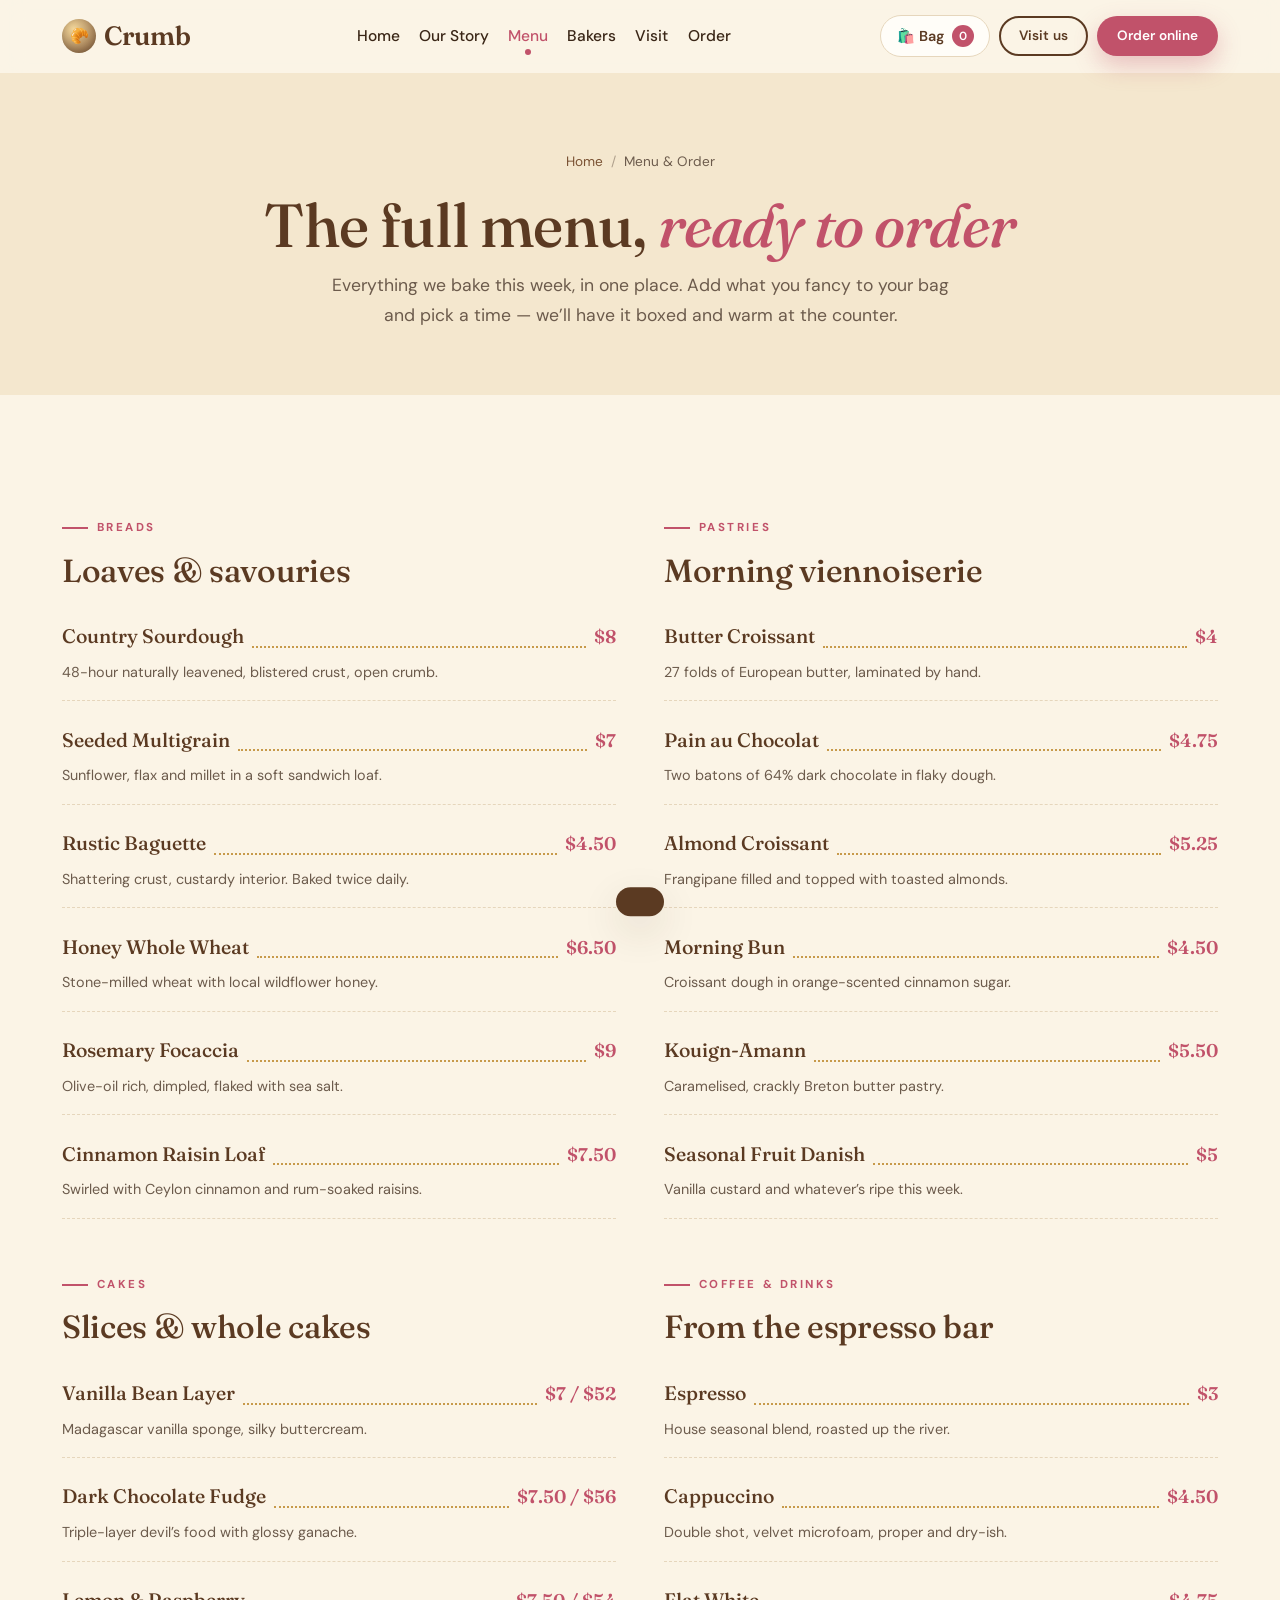
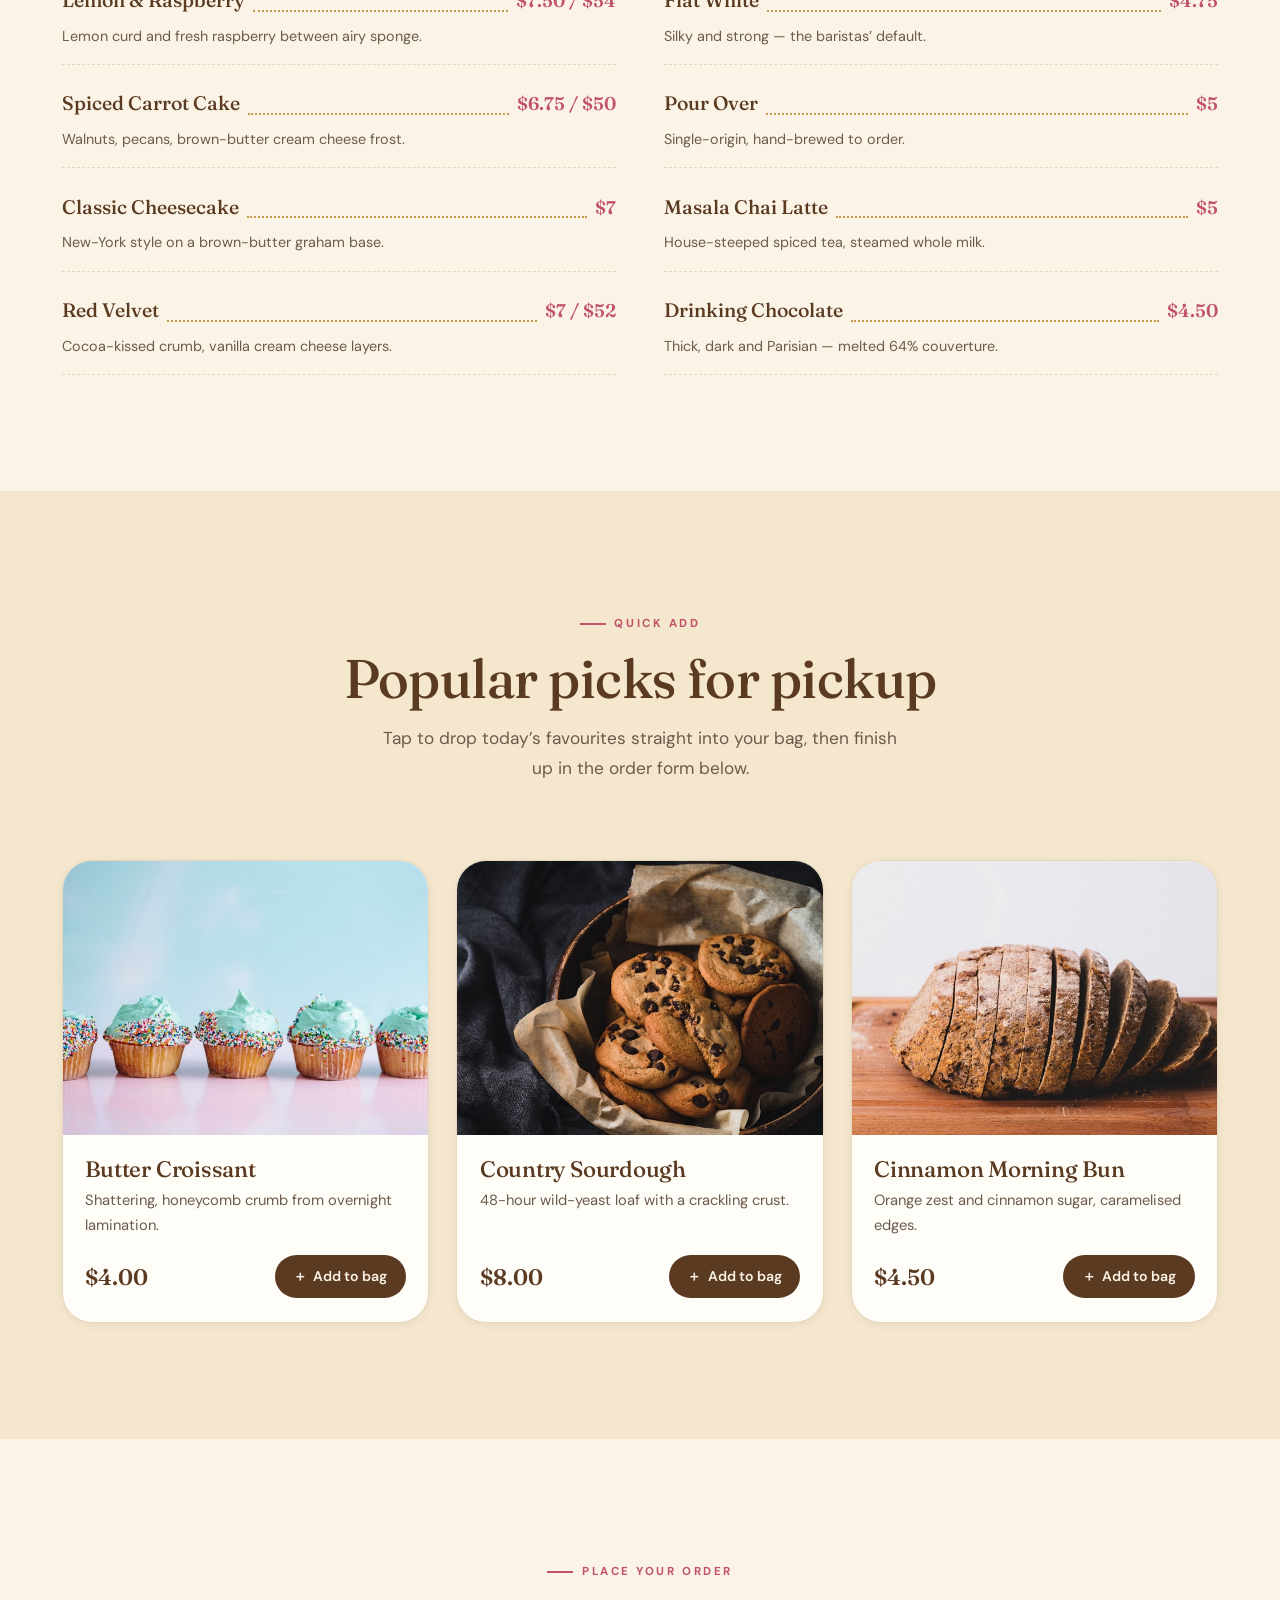
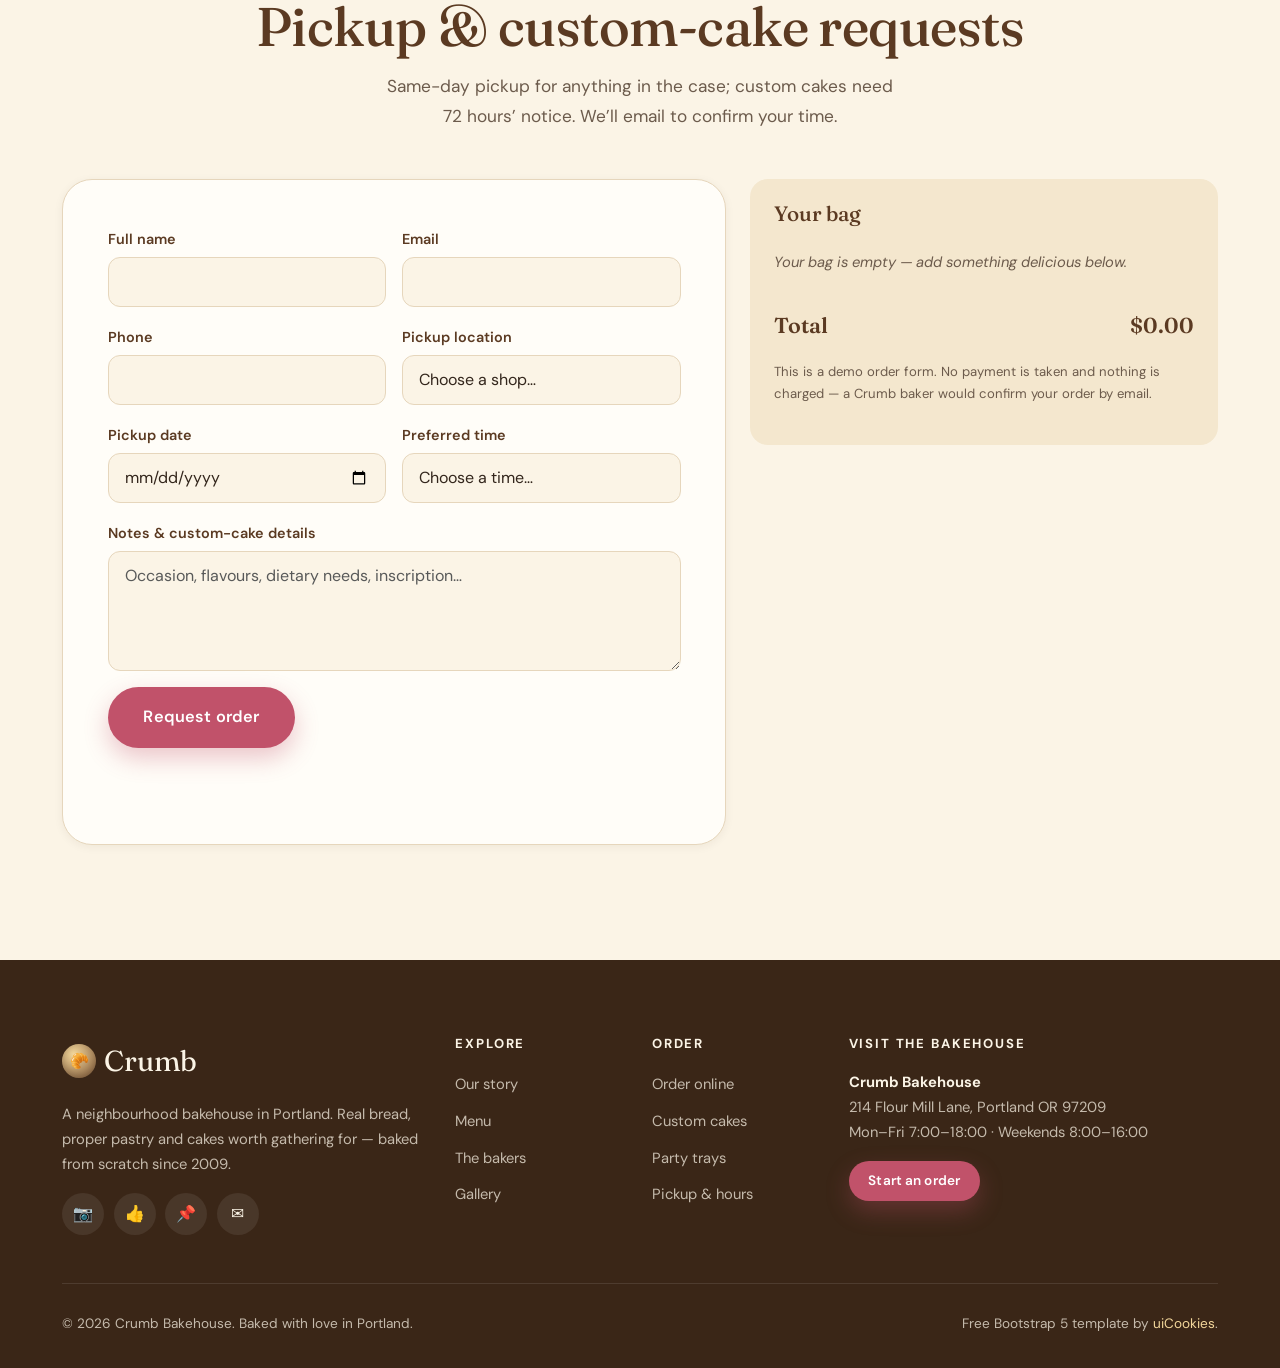
<file: menu.html>
<!DOCTYPE html>
<html lang="en">
<head>
  <script>document.documentElement.classList.add('js')</script>
  <meta charset="utf-8">
  <meta name="viewport" content="width=device-width, initial-scale=1">
  <title>Menu &amp; Order &mdash; Crumb Bakery | Free Bootstrap 5 Template</title>
  <meta name="description" content="Browse the full Crumb bakery menu — breads, pastries, cakes and coffee — and build a pickup or custom-cake order online. Free Bootstrap 5 template by uiCookies.">

  <link rel="preconnect" href="https://fonts.googleapis.com">
  <link rel="preconnect" href="https://fonts.gstatic.com" crossorigin>
  <link href="https://fonts.googleapis.com/css2?family=Fraunces:ital,opsz,wght@0,9..144,400;0,9..144,500;0,9..144,600;1,9..144,400;1,9..144,500&family=DM+Sans:ital,opsz,wght@0,9..40,400;0,9..40,500;0,9..40,700;1,9..40,400&display=swap" rel="stylesheet">

  <link rel="stylesheet" href="css/vendor/bootstrap.min.css">
  <link rel="stylesheet" href="css/style.css">
</head>
<body>
  <a class="skip-link" href="#main">Skip to content</a>

  <!-- ============ NAVBAR ============ -->
  <header>
    <nav class="site-nav navbar navbar-expand-lg" aria-label="Primary">
      <div class="container">
        <a class="navbar-brand" href="index.html">
          <span class="brand-mark" aria-hidden="true"></span> Crumb
        </a>
        <button class="navbar-toggler" type="button" data-bs-toggle="collapse" data-bs-target="#primary-nav"
                aria-controls="primary-nav" aria-expanded="false" aria-label="Toggle navigation">
          <span class="bar"></span><span class="bar"></span><span class="bar"></span>
        </button>
        <div class="collapse navbar-collapse" id="primary-nav">
          <ul class="navbar-nav mx-lg-auto mb-2 mb-lg-0">
            <li class="nav-item"><a class="nav-link" href="index.html#home">Home</a></li>
            <li class="nav-item"><a class="nav-link" href="index.html#story">Our Story</a></li>
            <li class="nav-item"><a class="nav-link" href="#full-menu">Menu</a></li>
            <li class="nav-item"><a class="nav-link" href="index.html#bakers">Bakers</a></li>
            <li class="nav-item"><a class="nav-link" href="index.html#visit">Visit</a></li>
            <li class="nav-item"><a class="nav-link active" href="#order">Order</a></li>
          </ul>
          <div class="nav-actions">
            <a href="#order" class="bag-pill" aria-label="View your bag">
              🛍️ Bag <span class="bag-count" aria-hidden="true">0</span>
            </a>
            <a href="index.html#visit" class="btn btn-outline-crust btn-sm">Visit us</a>
            <a href="#order" class="btn btn-berry btn-sm">Order online</a>
          </div>
        </div>
      </div>
    </nav>
  </header>

  <main id="main">

    <!-- ============ PAGE HERO ============ -->
    <section class="page-hero">
      <div class="container">
        <nav class="breadcrumb-crumb" aria-label="Breadcrumb">
          <a href="index.html">Home</a><span class="sep" aria-hidden="true">/</span><span>Menu &amp; Order</span>
        </nav>
        <h1>The full menu, <em>ready to order</em></h1>
        <p>Everything we bake this week, in one place. Add what you fancy to your bag and pick a time &mdash; we&rsquo;ll have it boxed and warm at the counter.</p>
      </div>
    </section>

    <!-- ============ FULL MENU ============ -->
    <section class="section" id="full-menu">
      <div class="container">
        <div class="row g-5">
          <!-- Breads -->
          <div class="col-lg-6 reveal">
            <span class="eyebrow">Breads</span>
            <h2 class="section-title" style="font-size:2rem">Loaves &amp; savouries</h2>
            <div class="menu-list" style="grid-template-columns:1fr">
              <div class="menu-item">
                <span class="mi-name">Country Sourdough</span><span class="mi-lead" aria-hidden="true"></span><span class="mi-price">$8</span>
                <span class="mi-desc">48-hour naturally leavened, blistered crust, open crumb.</span>
              </div>
              <div class="menu-item">
                <span class="mi-name">Seeded Multigrain</span><span class="mi-lead" aria-hidden="true"></span><span class="mi-price">$7</span>
                <span class="mi-desc">Sunflower, flax and millet in a soft sandwich loaf.</span>
              </div>
              <div class="menu-item">
                <span class="mi-name">Rustic Baguette</span><span class="mi-lead" aria-hidden="true"></span><span class="mi-price">$4.50</span>
                <span class="mi-desc">Shattering crust, custardy interior. Baked twice daily.</span>
              </div>
              <div class="menu-item">
                <span class="mi-name">Honey Whole Wheat</span><span class="mi-lead" aria-hidden="true"></span><span class="mi-price">$6.50</span>
                <span class="mi-desc">Stone-milled wheat with local wildflower honey.</span>
              </div>
              <div class="menu-item">
                <span class="mi-name">Rosemary Focaccia</span><span class="mi-lead" aria-hidden="true"></span><span class="mi-price">$9</span>
                <span class="mi-desc">Olive-oil rich, dimpled, flaked with sea salt.</span>
              </div>
              <div class="menu-item">
                <span class="mi-name">Cinnamon Raisin Loaf</span><span class="mi-lead" aria-hidden="true"></span><span class="mi-price">$7.50</span>
                <span class="mi-desc">Swirled with Ceylon cinnamon and rum-soaked raisins.</span>
              </div>
            </div>
          </div>

          <!-- Pastries -->
          <div class="col-lg-6 reveal d1">
            <span class="eyebrow">Pastries</span>
            <h2 class="section-title" style="font-size:2rem">Morning viennoiserie</h2>
            <div class="menu-list" style="grid-template-columns:1fr">
              <div class="menu-item">
                <span class="mi-name">Butter Croissant</span><span class="mi-lead" aria-hidden="true"></span><span class="mi-price">$4</span>
                <span class="mi-desc">27 folds of European butter, laminated by hand.</span>
              </div>
              <div class="menu-item">
                <span class="mi-name">Pain au Chocolat</span><span class="mi-lead" aria-hidden="true"></span><span class="mi-price">$4.75</span>
                <span class="mi-desc">Two batons of 64% dark chocolate in flaky dough.</span>
              </div>
              <div class="menu-item">
                <span class="mi-name">Almond Croissant</span><span class="mi-lead" aria-hidden="true"></span><span class="mi-price">$5.25</span>
                <span class="mi-desc">Frangipane filled and topped with toasted almonds.</span>
              </div>
              <div class="menu-item">
                <span class="mi-name">Morning Bun</span><span class="mi-lead" aria-hidden="true"></span><span class="mi-price">$4.50</span>
                <span class="mi-desc">Croissant dough in orange-scented cinnamon sugar.</span>
              </div>
              <div class="menu-item">
                <span class="mi-name">Kouign-Amann</span><span class="mi-lead" aria-hidden="true"></span><span class="mi-price">$5.50</span>
                <span class="mi-desc">Caramelised, crackly Breton butter pastry.</span>
              </div>
              <div class="menu-item">
                <span class="mi-name">Seasonal Fruit Danish</span><span class="mi-lead" aria-hidden="true"></span><span class="mi-price">$5</span>
                <span class="mi-desc">Vanilla custard and whatever&rsquo;s ripe this week.</span>
              </div>
            </div>
          </div>

          <!-- Cakes -->
          <div class="col-lg-6 reveal">
            <span class="eyebrow">Cakes</span>
            <h2 class="section-title" style="font-size:2rem">Slices &amp; whole cakes</h2>
            <div class="menu-list" style="grid-template-columns:1fr">
              <div class="menu-item">
                <span class="mi-name">Vanilla Bean Layer</span><span class="mi-lead" aria-hidden="true"></span><span class="mi-price">$7 / $52</span>
                <span class="mi-desc">Madagascar vanilla sponge, silky buttercream.</span>
              </div>
              <div class="menu-item">
                <span class="mi-name">Dark Chocolate Fudge</span><span class="mi-lead" aria-hidden="true"></span><span class="mi-price">$7.50 / $56</span>
                <span class="mi-desc">Triple-layer devil&rsquo;s food with glossy ganache.</span>
              </div>
              <div class="menu-item">
                <span class="mi-name">Lemon &amp; Raspberry</span><span class="mi-lead" aria-hidden="true"></span><span class="mi-price">$7.50 / $54</span>
                <span class="mi-desc">Lemon curd and fresh raspberry between airy sponge.</span>
              </div>
              <div class="menu-item">
                <span class="mi-name">Spiced Carrot Cake</span><span class="mi-lead" aria-hidden="true"></span><span class="mi-price">$6.75 / $50</span>
                <span class="mi-desc">Walnuts, pecans, brown-butter cream cheese frost.</span>
              </div>
              <div class="menu-item">
                <span class="mi-name">Classic Cheesecake</span><span class="mi-lead" aria-hidden="true"></span><span class="mi-price">$7</span>
                <span class="mi-desc">New-York style on a brown-butter graham base.</span>
              </div>
              <div class="menu-item">
                <span class="mi-name">Red Velvet</span><span class="mi-lead" aria-hidden="true"></span><span class="mi-price">$7 / $52</span>
                <span class="mi-desc">Cocoa-kissed crumb, vanilla cream cheese layers.</span>
              </div>
            </div>
          </div>

          <!-- Coffee -->
          <div class="col-lg-6 reveal d1">
            <span class="eyebrow">Coffee &amp; drinks</span>
            <h2 class="section-title" style="font-size:2rem">From the espresso bar</h2>
            <div class="menu-list" style="grid-template-columns:1fr">
              <div class="menu-item">
                <span class="mi-name">Espresso</span><span class="mi-lead" aria-hidden="true"></span><span class="mi-price">$3</span>
                <span class="mi-desc">House seasonal blend, roasted up the river.</span>
              </div>
              <div class="menu-item">
                <span class="mi-name">Cappuccino</span><span class="mi-lead" aria-hidden="true"></span><span class="mi-price">$4.50</span>
                <span class="mi-desc">Double shot, velvet microfoam, proper and dry-ish.</span>
              </div>
              <div class="menu-item">
                <span class="mi-name">Flat White</span><span class="mi-lead" aria-hidden="true"></span><span class="mi-price">$4.75</span>
                <span class="mi-desc">Silky and strong &mdash; the baristas&rsquo; default.</span>
              </div>
              <div class="menu-item">
                <span class="mi-name">Pour Over</span><span class="mi-lead" aria-hidden="true"></span><span class="mi-price">$5</span>
                <span class="mi-desc">Single-origin, hand-brewed to order.</span>
              </div>
              <div class="menu-item">
                <span class="mi-name">Masala Chai Latte</span><span class="mi-lead" aria-hidden="true"></span><span class="mi-price">$5</span>
                <span class="mi-desc">House-steeped spiced tea, steamed whole milk.</span>
              </div>
              <div class="menu-item">
                <span class="mi-name">Drinking Chocolate</span><span class="mi-lead" aria-hidden="true"></span><span class="mi-price">$4.50</span>
                <span class="mi-desc">Thick, dark and Parisian &mdash; melted 64% couverture.</span>
              </div>
            </div>
          </div>
        </div>
      </div>
    </section>

    <!-- ============ QUICK ADD ============ -->
    <section class="section products" id="quick-add">
      <div class="container">
        <div class="text-center reveal">
          <span class="eyebrow center">Quick add</span>
          <h2 class="section-title">Popular picks for pickup</h2>
          <p class="lead-muted center mx-auto">Tap to drop today&rsquo;s favourites straight into your bag, then finish up in the order form below.</p>
        </div>
        <div class="product-grid mt-section">
          <article class="product-card reveal">
            <div class="pc-media"><img src="img/product-croissant.jpg" width="640" height="480" loading="lazy" alt="A flaky golden butter croissant"></div>
            <div class="pc-body">
              <h3>Butter Croissant</h3>
              <p class="pc-desc">Shattering, honeycomb crumb from overnight lamination.</p>
              <div class="pc-foot">
                <span class="pc-price">$4.00</span>
                <button class="add-btn menu-add" data-id="croissant" data-name="Butter Croissant" data-price="4"><span aria-hidden="true">＋</span> <span class="add-label">Add to bag</span></button>
              </div>
            </div>
          </article>
          <article class="product-card reveal d1">
            <div class="pc-media"><img src="img/product-sourdough.jpg" width="640" height="480" loading="lazy" alt="A round country sourdough loaf"></div>
            <div class="pc-body">
              <h3>Country Sourdough</h3>
              <p class="pc-desc">48-hour wild-yeast loaf with a crackling crust.</p>
              <div class="pc-foot">
                <span class="pc-price">$8.00</span>
                <button class="add-btn menu-add" data-id="sourdough" data-name="Country Sourdough" data-price="8"><span aria-hidden="true">＋</span> <span class="add-label">Add to bag</span></button>
              </div>
            </div>
          </article>
          <article class="product-card reveal d2">
            <div class="pc-media"><img src="img/product-morning-bun.jpg" width="640" height="480" loading="lazy" alt="A cinnamon-sugar morning bun"></div>
            <div class="pc-body">
              <h3>Cinnamon Morning Bun</h3>
              <p class="pc-desc">Orange zest and cinnamon sugar, caramelised edges.</p>
              <div class="pc-foot">
                <span class="pc-price">$4.50</span>
                <button class="add-btn menu-add" data-id="morning-bun" data-name="Cinnamon Morning Bun" data-price="4.5"><span aria-hidden="true">＋</span> <span class="add-label">Add to bag</span></button>
              </div>
            </div>
          </article>
        </div>
      </div>
    </section>

    <!-- ============ ORDER FORM ============ -->
    <section class="section" id="order">
      <div class="container">
        <div class="text-center reveal">
          <span class="eyebrow center">Place your order</span>
          <h2 class="section-title">Pickup &amp; custom-cake requests</h2>
          <p class="lead-muted center mx-auto">Same-day pickup for anything in the case; custom cakes need 72 hours&rsquo; notice. We&rsquo;ll email to confirm your time.</p>
        </div>

        <div class="row g-4 mt-4">
          <div class="col-lg-7 reveal">
            <form class="order-form" id="order-form" novalidate>
              <div class="row g-3">
                <div class="col-md-6">
                  <label class="form-label" for="of-name">Full name</label>
                  <input type="text" class="form-control" id="of-name" name="name" required autocomplete="name">
                </div>
                <div class="col-md-6">
                  <label class="form-label" for="of-email">Email</label>
                  <input type="email" class="form-control" id="of-email" name="email" required autocomplete="email">
                </div>
                <div class="col-md-6">
                  <label class="form-label" for="of-phone">Phone</label>
                  <input type="tel" class="form-control" id="of-phone" name="phone" autocomplete="tel">
                </div>
                <div class="col-md-6">
                  <label class="form-label" for="of-location">Pickup location</label>
                  <select class="form-select" id="of-location" name="location" required>
                    <option value="">Choose a shop&hellip;</option>
                    <option>Crumb Bakehouse &mdash; Mill District</option>
                    <option>Crumb Corner Café &mdash; Riverside</option>
                  </select>
                </div>
                <div class="col-md-6">
                  <label class="form-label" for="of-date">Pickup date</label>
                  <input type="date" class="form-control" id="of-date" name="date" required>
                </div>
                <div class="col-md-6">
                  <label class="form-label" for="of-time">Preferred time</label>
                  <select class="form-select" id="of-time" name="time" required>
                    <option value="">Choose a time&hellip;</option>
                    <option>Morning (7:00 &ndash; 10:00)</option>
                    <option>Midday (10:00 &ndash; 13:00)</option>
                    <option>Afternoon (13:00 &ndash; 16:00)</option>
                  </select>
                </div>
                <div class="col-12">
                  <label class="form-label" for="of-notes">Notes &amp; custom-cake details</label>
                  <textarea class="form-control" id="of-notes" name="notes" placeholder="Occasion, flavours, dietary needs, inscription&hellip;"></textarea>
                </div>
                <div class="col-12">
                  <button type="submit" class="btn btn-berry btn-lg">Request order</button>
                  <p class="news-msg" id="order-result" role="status" aria-live="polite"></p>
                </div>
              </div>
            </form>
          </div>

          <div class="col-lg-5 reveal d1">
            <div class="order-summary">
              <h3>Your bag</h3>
              <ul class="order-lines" id="order-lines">
                <li class="empty">Your bag is empty — add something delicious above.</li>
              </ul>
              <div class="order-total"><span>Total</span><span id="order-total-val">$0.00</span></div>
              <p style="font-size:.82rem;color:var(--ink-soft);margin-top:1rem">This is a demo order form. No payment is taken and nothing is charged &mdash; a Crumb baker would confirm your order by email.</p>
            </div>
          </div>
        </div>
      </div>
    </section>

  </main>

  <!-- ============ FOOTER ============ -->
  <footer class="site-footer">
    <div class="container">
      <div class="row g-4">
        <div class="col-lg-4 col-md-6">
          <span class="footer-brand"><span class="brand-mark" aria-hidden="true"></span> Crumb</span>
          <p>A neighbourhood bakehouse in Portland. Real bread, proper pastry and cakes worth gathering for &mdash; baked from scratch since 2009.</p>
          <div class="footer-social">
            <a href="index.html#gallery" aria-label="Crumb on Instagram">📷</a>
            <a href="index.html#gallery" aria-label="Crumb on Facebook">👍</a>
            <a href="index.html#gallery" aria-label="Crumb on Pinterest">📌</a>
            <a href="index.html#newsletter" aria-label="Crumb newsletter">✉️</a>
          </div>
        </div>
        <div class="col-lg-2 col-md-6 col-6">
          <h4>Explore</h4>
          <ul class="footer-links">
            <li><a href="index.html#story">Our story</a></li>
            <li><a href="#full-menu">Menu</a></li>
            <li><a href="index.html#bakers">The bakers</a></li>
            <li><a href="index.html#gallery">Gallery</a></li>
          </ul>
        </div>
        <div class="col-lg-2 col-md-6 col-6">
          <h4>Order</h4>
          <ul class="footer-links">
            <li><a href="#order">Order online</a></li>
            <li><a href="#order">Custom cakes</a></li>
            <li><a href="#order">Party trays</a></li>
            <li><a href="index.html#visit">Pickup &amp; hours</a></li>
          </ul>
        </div>
        <div class="col-lg-4 col-md-6">
          <h4>Visit the bakehouse</h4>
          <p><strong style="color:var(--cream)">Crumb Bakehouse</strong><br>214 Flour Mill Lane, Portland OR 97209<br>Mon&ndash;Fri 7:00&ndash;18:00 · Weekends 8:00&ndash;16:00</p>
          <p><a href="#order" class="btn btn-berry btn-sm">Start an order</a></p>
        </div>
      </div>
      <div class="footer-bottom">
        <span>&copy; 2026 Crumb Bakehouse. Baked with love in Portland.</span>
        <span>Free Bootstrap 5 template by <a href="https://uicookies.com/" target="_blank" rel="noopener">uiCookies</a>.</span>
      </div>
    </div>
  </footer>

  <!-- Toast -->
  <div class="toast-note" id="toast" role="status" aria-live="polite"></div>

  <script src="js/vendor/bootstrap.bundle.min.js"></script>
  <script src="js/main.js"></script>
</body>
</html>
</file>
<file: css/style.css>
/* progressive enhancement: reveal content visible without JS */
html:not(.js) .reveal,html:not(.js) [class*="reveal"]{opacity:1!important;transform:none!important;filter:none!important}

/* ============================================================
   Crumb — Artisan Bakery & Patisserie Template
   Custom design layer over Bootstrap 5
   Palette: warm cream & butter, deep crust brown, rose-berry
   Type: Fraunces (warm serif display) + DM Sans (clean body)
   ============================================================ */

:root {
  /* Core palette */
  --cream:      #FBF4E6;   /* page base */
  --cream-deep: #F4E7CE;   /* alt sections */
  --butter:     #F3D79B;   /* soft highlight blocks */
  --crust:      #5B3A22;   /* deep brown, headings on light */
  --crust-soft: #7A5233;   /* mid brown */
  --bark:       #3A2617;   /* near-black brown for text */
  --berry:      #C1526A;   /* rose-berry accent */
  --berry-deep: #A23C54;   /* hover accent */
  --sugar:      #FFFDF8;   /* card surface / near white */
  --ink:        #33261C;   /* body text */
  --ink-soft:   #6C5B4C;   /* muted text */
  --line:       #E6D6BC;   /* hairline borders */
  --gold:       #C79A4B;   /* dotted leaders / small accents */

  --shadow-sm: 0 2px 10px rgba(58, 38, 23, .06);
  --shadow-md: 0 14px 40px rgba(58, 38, 23, .12);
  --shadow-lg: 0 30px 70px rgba(58, 38, 23, .18);

  --radius:    18px;
  --radius-lg: 30px;
  --radius-pill: 999px;

  --ff-display: "Fraunces", Georgia, "Times New Roman", serif;
  --ff-body: "DM Sans", system-ui, -apple-system, "Segoe UI", sans-serif;

  --container: 1180px;
  --ease: cubic-bezier(.22, .61, .36, 1);
}

/* ---------- Base ---------- */
* { box-sizing: border-box; }

html { scroll-behavior: smooth; }
@media (prefers-reduced-motion: reduce) {
  html { scroll-behavior: auto; }
  *, *::before, *::after { animation-duration: .001ms !important; transition-duration: .001ms !important; }
}

body {
  font-family: var(--ff-body);
  color: var(--ink);
  background: var(--cream);
  line-height: 1.7;
  -webkit-font-smoothing: antialiased;
  text-rendering: optimizeLegibility;
  overflow-x: hidden;
}

h1, h2, h3, h4, h5, .display {
  font-family: var(--ff-display);
  color: var(--crust);
  font-weight: 500;
  line-height: 1.08;
  letter-spacing: -0.01em;
}

a { color: var(--berry); text-decoration: none; transition: color .2s var(--ease); }
a:hover { color: var(--berry-deep); }

img { max-width: 100%; height: auto; }

.container { max-width: var(--container); }

::selection { background: var(--berry); color: #fff; }

:focus-visible {
  outline: 3px solid var(--berry);
  outline-offset: 3px;
  border-radius: 4px;
}

.skip-link {
  position: absolute; left: 16px; top: -60px;
  background: var(--crust); color: #fff;
  padding: 12px 22px; border-radius: var(--radius-pill);
  z-index: 2000; transition: top .2s var(--ease); font-weight: 600;
}
.skip-link:focus { top: 16px; color: #fff; }

/* ---------- Reusable bits ---------- */
.section { padding: clamp(4rem, 9vw, 8rem) 0; }
.section-tight { padding: clamp(3rem, 6vw, 5rem) 0; }

.eyebrow {
  font-family: var(--ff-body);
  text-transform: uppercase;
  letter-spacing: .22em;
  font-size: .72rem;
  font-weight: 700;
  color: var(--berry);
  display: inline-flex; align-items: center; gap: .55rem;
  margin-bottom: 1rem;
}
.eyebrow::before {
  content: ""; width: 26px; height: 2px; background: var(--berry); display: inline-block;
}
.eyebrow.center { justify-content: center; }

.section-title {
  font-size: clamp(2rem, 4.6vw, 3.4rem);
  margin-bottom: 1rem;
}
.section-title em { font-style: italic; color: var(--berry); }

.lead-muted { color: var(--ink-soft); font-size: 1.08rem; max-width: 44ch; }
.center .lead-muted, .text-center .lead-muted { margin-inline: auto; }

/* Buttons */
.btn { font-family: var(--ff-body); font-weight: 600; border-radius: var(--radius-pill); padding: .82rem 1.7rem; transition: all .25s var(--ease); border: 2px solid transparent; letter-spacing: .01em; }
.btn:focus-visible { outline: 3px solid var(--berry); outline-offset: 3px; }

.btn-berry { background: var(--berry); color: #fff; box-shadow: 0 10px 24px rgba(193, 82, 106, .32); }
.btn-berry:hover { background: var(--berry-deep); color: #fff; transform: translateY(-2px); box-shadow: 0 16px 30px rgba(193, 82, 106, .38); }

.btn-crust { background: var(--crust); color: var(--cream); }
.btn-crust:hover { background: var(--bark); color: var(--cream); transform: translateY(-2px); }

.btn-outline-crust { background: transparent; color: var(--crust); border-color: var(--crust); }
.btn-outline-crust:hover { background: var(--crust); color: var(--cream); }

.btn-ghost { background: rgba(255,255,255,.14); color: #fff; border-color: rgba(255,255,255,.5); backdrop-filter: blur(4px); }
.btn-ghost:hover { background: #fff; color: var(--crust); }

.btn-lg { padding: 1rem 2.1rem; font-size: 1.02rem; }
.btn-sm { padding: .5rem 1.1rem; font-size: .85rem; }

/* ---------- Navbar ---------- */
.site-nav {
  position: sticky; top: 0; z-index: 1000;
  background: rgba(251, 244, 230, .82);
  backdrop-filter: blur(12px);
  border-bottom: 1px solid transparent;
  transition: box-shadow .3s var(--ease), background .3s var(--ease), border-color .3s var(--ease);
  padding: .55rem 0;
}
.site-nav.scrolled {
  background: rgba(251, 244, 230, .95);
  box-shadow: var(--shadow-sm);
  border-bottom-color: var(--line);
}
.navbar-brand {
  font-family: var(--ff-display);
  font-weight: 600;
  font-size: 1.65rem;
  color: var(--crust);
  display: inline-flex; align-items: center; gap: .5rem;
}
.navbar-brand:hover { color: var(--crust); }
.brand-mark {
  width: 34px; height: 34px; border-radius: 50%;
  background: radial-gradient(circle at 35% 30%, var(--butter), var(--crust-soft));
  display: inline-grid; place-items: center;
  color: var(--cream); font-size: 1rem; box-shadow: inset 0 -3px 6px rgba(0,0,0,.15);
}
.brand-mark::after { content: "🥐"; font-size: .95rem; }

.site-nav .navbar-nav { gap: .2rem; }
.site-nav .nav-link {
  color: var(--bark); font-weight: 500; font-size: .97rem;
  padding: .5rem .95rem; border-radius: var(--radius-pill);
  position: relative; transition: color .2s var(--ease);
}
.site-nav .nav-link:hover, .site-nav .nav-link.active { color: var(--berry); }
.site-nav .nav-link.active::after {
  content: ""; position: absolute; left: 50%; bottom: 2px; transform: translateX(-50%);
  width: 6px; height: 6px; border-radius: 50%; background: var(--berry);
}

.nav-actions { display: flex; align-items: center; gap: .6rem; }

.bag-pill {
  display: inline-flex; align-items: center; gap: .5rem;
  background: var(--sugar); border: 1px solid var(--line);
  color: var(--crust); font-weight: 600; font-size: .9rem;
  padding: .5rem .95rem; border-radius: var(--radius-pill);
  transition: all .2s var(--ease); cursor: pointer;
}
.bag-pill:hover { color: var(--crust); border-color: var(--berry); box-shadow: var(--shadow-sm); }
.bag-pill .bag-count {
  background: var(--berry); color: #fff; min-width: 22px; height: 22px;
  border-radius: 50%; display: inline-grid; place-items: center;
  font-size: .74rem; padding: 0 5px; transition: transform .2s var(--ease);
}
.bag-pill.bump .bag-count { transform: scale(1.35); }

.navbar-toggler {
  border: none; background: transparent; padding: .4rem; width: 44px; height: 44px;
}
.navbar-toggler:focus { box-shadow: none; }
.navbar-toggler .bar { display: block; width: 24px; height: 2px; background: var(--crust); margin: 5px auto; transition: .3s var(--ease); border-radius: 2px; }
.navbar-toggler[aria-expanded="true"] .bar:nth-child(1) { transform: translateY(7px) rotate(45deg); }
.navbar-toggler[aria-expanded="true"] .bar:nth-child(2) { opacity: 0; }
.navbar-toggler[aria-expanded="true"] .bar:nth-child(3) { transform: translateY(-7px) rotate(-45deg); }

@media (max-width: 991.98px) {
  .site-nav .navbar-collapse {
    background: var(--sugar); margin-top: .6rem; border-radius: var(--radius);
    padding: 1rem; box-shadow: var(--shadow-md); border: 1px solid var(--line);
  }
  .site-nav .navbar-nav { gap: .1rem; }
  .site-nav .nav-link { padding: .7rem 1rem; }
  .nav-actions { margin-top: .8rem; padding-top: .8rem; border-top: 1px solid var(--line); flex-wrap: wrap; }
  .nav-actions .btn { flex: 1; }
}

/* ---------- Hero ---------- */
.hero {
  position: relative;
  padding: clamp(3.5rem, 8vw, 7rem) 0 clamp(4rem, 8vw, 7rem);
  overflow: hidden;
}
.hero-grid { display: grid; grid-template-columns: 1.05fr .95fr; gap: clamp(2rem, 5vw, 4.5rem); align-items: center; }
.hero-content { position: relative; z-index: 2; }

.tag-fresh {
  display: inline-flex; align-items: center; gap: .55rem;
  background: var(--butter); color: var(--crust);
  padding: .5rem 1.1rem; border-radius: var(--radius-pill);
  font-weight: 700; font-size: .82rem; letter-spacing: .02em;
  margin-bottom: 1.6rem; box-shadow: var(--shadow-sm);
}
.tag-fresh .dot { width: 9px; height: 9px; border-radius: 50%; background: var(--berry); box-shadow: 0 0 0 0 rgba(193,82,106,.5); animation: pulse 2.4s infinite; }
@keyframes pulse { 0% { box-shadow: 0 0 0 0 rgba(193,82,106,.5);} 70%{ box-shadow:0 0 0 10px rgba(193,82,106,0);} 100%{box-shadow:0 0 0 0 rgba(193,82,106,0);} }

.hero h1 {
  font-size: clamp(2.7rem, 6vw, 4.7rem);
  margin-bottom: 1.3rem;
}
.hero h1 em { font-style: italic; color: var(--berry); }
.hero-sub { font-size: 1.15rem; color: var(--ink-soft); max-width: 46ch; margin-bottom: 2rem; }
.hero-cta { display: flex; flex-wrap: wrap; gap: .8rem; align-items: center; }

.hero-media { position: relative; }
.hero-media .hero-img {
  width: 100%; border-radius: var(--radius-lg);
  aspect-ratio: 4 / 5; object-fit: cover;
  box-shadow: var(--shadow-lg);
}
.hero-media::before {
  content: ""; position: absolute; inset: -18px -18px auto auto;
  width: 60%; height: 60%; z-index: -1;
  background: repeating-linear-gradient(45deg, var(--butter) 0 10px, transparent 10px 20px);
  opacity: .5; border-radius: var(--radius-lg);
}
.hero-badge {
  position: absolute; left: -22px; bottom: 34px;
  background: var(--sugar); border-radius: var(--radius);
  padding: .9rem 1.2rem; box-shadow: var(--shadow-md);
  display: flex; align-items: center; gap: .8rem; max-width: 230px;
}
.hero-badge .emoji { font-size: 1.9rem; line-height: 1; }
.hero-badge strong { display: block; font-family: var(--ff-display); font-size: 1.5rem; color: var(--crust); line-height: 1; }
.hero-badge span { font-size: .8rem; color: var(--ink-soft); }

.hero-scallop {
  position: absolute; bottom: -2px; left: 0; right: 0; height: 44px; z-index: 3;
  background: radial-gradient(circle at 22px -8px, transparent 22px, var(--cream-deep) 23px);
  background-size: 44px 44px; background-repeat: repeat-x;
}

@media (max-width: 860px) {
  .hero-grid { grid-template-columns: 1fr; text-align: center; }
  .hero-content { order: 2; }
  .hero-media { order: 1; max-width: 460px; margin-inline: auto; }
  .hero-sub { margin-inline: auto; }
  .hero-cta { justify-content: center; }
  .tag-fresh { margin-inline: auto; }
  .hero-badge { left: 8px; }
}

/* ---------- Story ---------- */
.story { background: var(--cream-deep); }
.story-grid { display: grid; grid-template-columns: .95fr 1.05fr; gap: clamp(2rem, 5vw, 4.5rem); align-items: center; }
.story-media { position: relative; }
.story-media img { border-radius: var(--radius-lg); box-shadow: var(--shadow-md); width: 100%; }
.story-media .img-a { aspect-ratio: 3/4; object-fit: cover; }
.story-media .img-b {
  position: absolute; right: -16px; bottom: -24px; width: 52%;
  aspect-ratio: 1/1; object-fit: cover; border: 6px solid var(--cream-deep);
  border-radius: var(--radius); box-shadow: var(--shadow-md);
}

.stat-row { display: flex; gap: 2.4rem; margin-top: 2rem; flex-wrap: wrap; }
.stat .num { font-family: var(--ff-display); font-size: clamp(2.2rem, 5vw, 3rem); color: var(--berry); line-height: 1; display: block; }
.stat .lbl { font-size: .85rem; color: var(--ink-soft); text-transform: uppercase; letter-spacing: .08em; font-weight: 600; margin-top: .35rem; }

.sig { font-family: var(--ff-display); font-style: italic; font-size: 1.5rem; color: var(--crust-soft); margin-top: 1.4rem; }

@media (max-width: 860px) {
  .story-grid { grid-template-columns: 1fr; }
  .story-media { max-width: 440px; margin: 0 auto 2.5rem; }
  .story-media .img-b { width: 44%; }
}

/* ---------- Menu (priced list w/ dotted leaders) ---------- */
.menu-tabs { display: flex; flex-wrap: wrap; gap: .6rem; justify-content: center; margin-bottom: 3rem; }
.menu-tab {
  font-family: var(--ff-body); font-weight: 600; font-size: .95rem;
  background: var(--sugar); border: 1px solid var(--line); color: var(--crust-soft);
  padding: .6rem 1.4rem; border-radius: var(--radius-pill); cursor: pointer;
  transition: all .22s var(--ease);
}
.menu-tab:hover { border-color: var(--berry); color: var(--berry); }
.menu-tab.active { background: var(--crust); border-color: var(--crust); color: var(--cream); }

.menu-panel[hidden] { display: none; }
.menu-list { display: grid; grid-template-columns: 1fr 1fr; gap: .4rem 3.5rem; }
.menu-item {
  display: grid; grid-template-columns: auto 1fr auto; align-items: baseline;
  gap: .5rem; padding: 1rem 0; border-bottom: 1px dashed var(--line);
}
.menu-item .mi-name { font-family: var(--ff-display); font-size: 1.22rem; color: var(--crust); font-weight: 500; }
.menu-item .mi-desc { grid-column: 1 / -1; font-size: .9rem; color: var(--ink-soft); margin-top: -.1rem; }
.menu-item .mi-lead { border-bottom: 2px dotted var(--gold); align-self: flex-end; margin-bottom: .35rem; min-width: 20px; }
.menu-item .mi-price { font-family: var(--ff-display); font-weight: 600; font-size: 1.15rem; color: var(--berry); white-space: nowrap; }
.menu-item .mi-tag {
  font-size: .64rem; font-weight: 700; text-transform: uppercase; letter-spacing: .08em;
  background: var(--butter); color: var(--crust); padding: .15rem .5rem; border-radius: var(--radius-pill);
  margin-left: .5rem; vertical-align: middle;
}
@media (max-width: 760px) {
  .menu-list { grid-template-columns: 1fr; }
}

/* ---------- Featured products grid ---------- */
.products { background: var(--cream-deep); }
.product-grid { display: grid; grid-template-columns: repeat(3, 1fr); gap: 1.7rem; }
.product-card {
  background: var(--sugar); border-radius: var(--radius-lg); overflow: hidden;
  box-shadow: var(--shadow-sm); border: 1px solid var(--line);
  display: flex; flex-direction: column; transition: transform .3s var(--ease), box-shadow .3s var(--ease);
}
.product-card:hover { transform: translateY(-6px); box-shadow: var(--shadow-md); }
.product-card .pc-media { position: relative; aspect-ratio: 4/3; overflow: hidden; }
.product-card .pc-media img { width: 100%; height: 100%; object-fit: cover; transition: transform .5s var(--ease); }
.product-card:hover .pc-media img { transform: scale(1.06); }
.pc-badge {
  position: absolute; top: 12px; left: 12px; background: var(--berry); color: #fff;
  font-size: .68rem; font-weight: 700; text-transform: uppercase; letter-spacing: .06em;
  padding: .3rem .7rem; border-radius: var(--radius-pill);
}
.product-card .pc-body { padding: 1.4rem 1.4rem 1.5rem; display: flex; flex-direction: column; flex: 1; }
.product-card h3 { font-size: 1.4rem; margin-bottom: .4rem; }
.product-card .pc-desc { font-size: .92rem; color: var(--ink-soft); margin-bottom: 1.1rem; flex: 1; }
.pc-foot { display: flex; align-items: center; justify-content: space-between; gap: 1rem; }
.pc-price { font-family: var(--ff-display); font-size: 1.4rem; color: var(--crust); font-weight: 600; }
.add-btn {
  background: var(--crust); color: var(--cream); border: none; border-radius: var(--radius-pill);
  padding: .6rem 1.15rem; font-family: var(--ff-body); font-weight: 600; font-size: .88rem;
  cursor: pointer; transition: all .2s var(--ease); display: inline-flex; align-items: center; gap: .4rem;
}
.add-btn:hover { background: var(--berry); transform: translateY(-2px); }
.add-btn.added { background: #4c7a3f; }

@media (max-width: 900px) { .product-grid { grid-template-columns: repeat(2, 1fr); } }
@media (max-width: 560px) { .product-grid { grid-template-columns: 1fr; } }

/* ---------- Order-ahead / custom cakes band ---------- */
.cta-band { position: relative; overflow: hidden; }
.cta-band-inner {
  background: linear-gradient(120deg, var(--crust) 0%, var(--bark) 100%);
  border-radius: var(--radius-lg); padding: clamp(2.5rem, 5vw, 4rem);
  display: grid; grid-template-columns: 1.3fr 1fr; gap: 2.5rem; align-items: center;
  color: var(--cream); position: relative; overflow: hidden;
}
.cta-band-inner::before {
  content: ""; position: absolute; right: -60px; top: -60px; width: 260px; height: 260px;
  background: radial-gradient(circle, rgba(243,215,155,.28), transparent 70%); border-radius: 50%;
}
.cta-band-inner h2 { color: var(--cream); font-size: clamp(1.9rem, 4vw, 2.9rem); margin-bottom: .8rem; }
.cta-band-inner h2 em { color: var(--butter); font-style: italic; }
.cta-band-inner p { color: rgba(251,244,230,.82); margin-bottom: 1.6rem; }
.cta-band-media img { border-radius: var(--radius); box-shadow: var(--shadow-md); aspect-ratio: 5/4; object-fit: cover; width: 100%; }
.cta-band .eyebrow { color: var(--butter); }
.cta-band .eyebrow::before { background: var(--butter); }
@media (max-width: 820px) {
  .cta-band-inner { grid-template-columns: 1fr; text-align: center; }
  .cta-band .eyebrow { justify-content: center; }
  .cta-band-inner p { margin-inline: auto; max-width: 46ch; }
  .cta-band-media { order: -1; max-width: 420px; margin-inline: auto; }
}

/* ---------- Process / bakers ---------- */
.process-steps { display: grid; grid-template-columns: repeat(4, 1fr); gap: 1.4rem; margin-bottom: 4.5rem; }
.step { text-align: center; padding: 1.5rem 1rem; }
.step .step-ico {
  width: 74px; height: 74px; border-radius: 50%; margin: 0 auto 1.1rem;
  background: var(--butter); display: grid; place-items: center; font-size: 2rem;
  box-shadow: inset 0 -4px 8px rgba(0,0,0,.08);
}
.step .step-num { font-size: .72rem; font-weight: 700; letter-spacing: .12em; color: var(--berry); text-transform: uppercase; }
.step h3 { font-size: 1.3rem; margin: .3rem 0 .5rem; }
.step p { font-size: .92rem; color: var(--ink-soft); margin: 0; }

.team-grid { display: grid; grid-template-columns: repeat(3, 1fr); gap: 1.8rem; }
.team-card { text-align: center; }
.team-card .avatar {
  width: 100%; max-width: 240px; aspect-ratio: 1/1; object-fit: cover;
  border-radius: var(--radius-lg); margin: 0 auto 1.1rem; box-shadow: var(--shadow-sm);
}
.team-card h3 { font-size: 1.35rem; margin-bottom: .1rem; }
.team-card .role { color: var(--berry); font-weight: 600; font-size: .9rem; margin-bottom: .5rem; }
.team-card p { font-size: .9rem; color: var(--ink-soft); max-width: 30ch; margin: 0 auto; }
@media (max-width: 820px) { .process-steps { grid-template-columns: repeat(2,1fr); } .team-grid { grid-template-columns: 1fr; max-width: 340px; margin-inline: auto; } }
@media (max-width: 480px) { .process-steps { grid-template-columns: 1fr; } }

/* ---------- Locations ---------- */
.locations { background: var(--cream-deep); }
.loc-grid { display: grid; grid-template-columns: repeat(2, 1fr); gap: 1.8rem; }
.loc-card {
  background: var(--sugar); border-radius: var(--radius-lg); overflow: hidden;
  box-shadow: var(--shadow-sm); border: 1px solid var(--line); display: flex; flex-direction: column;
}
.loc-card img { width: 100%; aspect-ratio: 16/10; object-fit: cover; }
.loc-card .loc-body { padding: 1.7rem; }
.loc-card h3 { font-size: 1.55rem; margin-bottom: .3rem; }
.loc-card .loc-addr { color: var(--ink-soft); font-size: .95rem; margin-bottom: 1.1rem; }
.hours { list-style: none; padding: 0; margin: 0 0 1.3rem; }
.hours li { display: flex; justify-content: space-between; padding: .45rem 0; border-bottom: 1px dashed var(--line); font-size: .92rem; }
.hours li span:first-child { color: var(--ink-soft); }
.hours li span:last-child { font-weight: 600; color: var(--crust); }
.hours li.today { color: var(--berry); }
.hours li.today span { color: var(--berry); }
@media (max-width: 760px) { .loc-grid { grid-template-columns: 1fr; } }

/* ---------- Gallery ---------- */
.gallery-grid {
  display: grid; grid-template-columns: repeat(4, 1fr);
  grid-auto-rows: 1fr; gap: .8rem;
}
.gallery-grid .g-item { position: relative; overflow: hidden; border-radius: var(--radius); cursor: pointer; aspect-ratio: 1/1; }
.gallery-grid .g-item.wide { grid-column: span 2; aspect-ratio: 2/1; }
.gallery-grid .g-item img { width: 100%; height: 100%; object-fit: cover; transition: transform .5s var(--ease); }
.gallery-grid .g-item:hover img { transform: scale(1.08); }
.gallery-grid .g-item::after {
  content: "🔍"; position: absolute; inset: 0; display: grid; place-items: center;
  background: rgba(58,38,23,.45); color: #fff; font-size: 1.5rem; opacity: 0; transition: opacity .3s var(--ease);
}
.gallery-grid .g-item:hover::after, .gallery-grid .g-item:focus-visible::after { opacity: 1; }
@media (max-width: 760px) {
  .gallery-grid { grid-template-columns: repeat(2, 1fr); }
  .gallery-grid .g-item.wide { grid-column: span 2; aspect-ratio: 2/1; }
}

.insta-handle { text-align: center; margin-top: 2rem; font-weight: 600; }

/* Lightbox */
.lightbox { position: fixed; inset: 0; z-index: 3000; background: rgba(30,18,10,.92); display: none; align-items: center; justify-content: center; padding: 2rem; }
.lightbox.open { display: flex; }
.lightbox img { max-width: 90vw; max-height: 82vh; border-radius: var(--radius); box-shadow: var(--shadow-lg); }
.lightbox-close, .lightbox-nav {
  position: absolute; background: rgba(255,255,255,.14); border: 1px solid rgba(255,255,255,.3);
  color: #fff; width: 52px; height: 52px; border-radius: 50%; font-size: 1.4rem; cursor: pointer;
  display: grid; place-items: center; transition: background .2s var(--ease);
}
.lightbox-close:hover, .lightbox-nav:hover { background: var(--berry); }
.lightbox-close { top: 22px; right: 22px; }
.lightbox-nav.prev { left: 22px; top: 50%; transform: translateY(-50%); }
.lightbox-nav.next { right: 22px; top: 50%; transform: translateY(-50%); }
.lightbox-cap { position: absolute; bottom: 26px; left: 0; right: 0; text-align: center; color: rgba(255,255,255,.85); font-size: .9rem; }
@media (max-width: 560px) { .lightbox-nav { width: 44px; height: 44px; } }

/* ---------- Testimonials ---------- */
.testi-grid { display: grid; grid-template-columns: repeat(3, 1fr); gap: 1.6rem; }
.testi-card {
  background: var(--sugar); border-radius: var(--radius-lg); padding: 2rem 1.8rem;
  border: 1px solid var(--line); box-shadow: var(--shadow-sm); position: relative;
}
.testi-card .quote-mark { font-family: var(--ff-display); font-size: 3.4rem; color: var(--butter); line-height: .6; position: absolute; top: 1.2rem; right: 1.4rem; }
.testi-card .stars { color: var(--berry); letter-spacing: .1em; margin-bottom: .8rem; font-size: .95rem; }
.testi-card p { font-size: 1rem; color: var(--ink); margin-bottom: 1.4rem; }
.testi-who { display: flex; align-items: center; gap: .8rem; }
.testi-who img { width: 48px; height: 48px; border-radius: 50%; object-fit: cover; }
.testi-who strong { display: block; font-family: var(--ff-display); color: var(--crust); font-size: 1.05rem; }
.testi-who span { font-size: .82rem; color: var(--ink-soft); }
@media (max-width: 860px) { .testi-grid { grid-template-columns: 1fr; max-width: 460px; margin-inline: auto; } }

/* ---------- Newsletter ---------- */
.newsletter-inner {
  background: var(--butter); border-radius: var(--radius-lg);
  padding: clamp(2.5rem, 5vw, 4rem); text-align: center; position: relative; overflow: hidden;
}
.newsletter-inner::before, .newsletter-inner::after {
  content: ""; position: absolute; border-radius: 50%; background: rgba(91,58,34,.08);
}
.newsletter-inner::before { width: 200px; height: 200px; left: -60px; bottom: -80px; }
.newsletter-inner::after { width: 140px; height: 140px; right: -40px; top: -50px; }
.newsletter-inner h2 { font-size: clamp(1.8rem, 4vw, 2.7rem); margin-bottom: .6rem; position: relative; }
.newsletter-inner p { color: var(--crust-soft); margin-bottom: 1.8rem; position: relative; }
.news-form { display: flex; gap: .6rem; max-width: 480px; margin: 0 auto; position: relative; flex-wrap: wrap; }
.news-form input {
  flex: 1; min-width: 200px; border: 2px solid transparent; border-radius: var(--radius-pill);
  padding: .9rem 1.4rem; font-family: var(--ff-body); font-size: 1rem; background: var(--sugar); color: var(--ink);
}
.news-form input:focus { outline: none; border-color: var(--crust); }
.news-form input.invalid { border-color: var(--berry-deep); }
.news-msg { margin-top: 1rem; font-weight: 600; min-height: 1.2rem; position: relative; }
.news-msg.ok { color: #3f6a33; }
.news-msg.err { color: var(--berry-deep); }

/* ---------- Order form (menu page) ---------- */
.order-form { background: var(--sugar); border: 1px solid var(--line); border-radius: var(--radius-lg); padding: clamp(1.8rem, 4vw, 2.8rem); box-shadow: var(--shadow-sm); }
.order-form .form-label { font-weight: 600; color: var(--crust); font-size: .9rem; margin-bottom: .35rem; }
.order-form .form-control, .order-form .form-select {
  border: 1.5px solid var(--line); border-radius: 12px; padding: .75rem 1rem; background: var(--cream);
  font-family: var(--ff-body); color: var(--ink);
}
.order-form .form-control:focus, .order-form .form-select:focus { border-color: var(--berry); box-shadow: none; background: #fff; }
.order-form textarea.form-control { min-height: 120px; }
.order-form .form-control.is-invalid { border-color: var(--berry-deep); }
.order-summary { background: var(--cream-deep); border-radius: var(--radius); padding: 1.5rem; }
.order-summary h3 { font-size: 1.3rem; margin-bottom: 1rem; }
.order-lines { list-style: none; margin: 0 0 1rem; padding: 0; }
.order-lines li { display: flex; justify-content: space-between; padding: .5rem 0; border-bottom: 1px dashed var(--line); font-size: .92rem; }
.order-lines .empty { color: var(--ink-soft); font-style: italic; border: none; }
.order-lines li button { background: none; border: none; color: var(--berry); cursor: pointer; font-size: .8rem; margin-left: .5rem; }
.order-total { display: flex; justify-content: space-between; font-family: var(--ff-display); font-size: 1.35rem; color: var(--crust); font-weight: 600; padding-top: .6rem; }

/* ---------- Footer ---------- */
.site-footer { background: var(--bark); color: rgba(251,244,230,.72); padding: clamp(3.5rem,6vw,5rem) 0 2rem; }
.site-footer h4 { color: var(--cream); font-family: var(--ff-body); font-size: .82rem; text-transform: uppercase; letter-spacing: .14em; margin-bottom: 1.2rem; font-weight: 700; }
.site-footer .footer-brand { font-family: var(--ff-display); font-size: 1.8rem; color: var(--cream); display: inline-flex; align-items: center; gap: .5rem; margin-bottom: 1rem; }
.site-footer p { font-size: .92rem; line-height: 1.7; }
.footer-links { list-style: none; padding: 0; margin: 0; }
.footer-links li { margin-bottom: .6rem; }
.footer-links a { color: rgba(251,244,230,.72); font-size: .92rem; }
.footer-links a:hover { color: var(--butter); padding-left: 4px; }
.footer-social { display: flex; gap: .6rem; margin-top: 1rem; }
.footer-social a {
  width: 42px; height: 42px; border-radius: 50%; background: rgba(255,255,255,.08);
  display: grid; place-items: center; color: var(--cream); font-size: 1rem; transition: all .2s var(--ease);
}
.footer-social a:hover { background: var(--berry); transform: translateY(-3px); color: #fff; }
.footer-bottom { border-top: 1px solid rgba(255,255,255,.1); margin-top: 3rem; padding-top: 1.8rem; display: flex; justify-content: space-between; flex-wrap: wrap; gap: 1rem; font-size: .85rem; }
.footer-bottom a { color: var(--butter); }

/* ---------- Toast ---------- */
.toast-note {
  position: fixed; bottom: 24px; left: 50%;
  transform: translateX(-50%) translateY(140%);
  background: var(--crust); color: var(--cream); padding: .9rem 1.5rem; border-radius: var(--radius-pill);
  box-shadow: var(--shadow-md); z-index: 2500; font-weight: 600; font-size: .92rem;
  transition: transform .35s var(--ease); display: flex; align-items: center; gap: .5rem;
}
.toast-note.show { transform: translateX(-50%) translateY(0); }

/* ---------- Reveal (progressive enhancement) ---------- */
.js .reveal { opacity: 0; transform: translateY(22px); transition: opacity .7s var(--ease), transform .7s var(--ease); }
.js .reveal.in { opacity: 1; transform: none; }
.js .reveal.d1 { transition-delay: .08s; }
.js .reveal.d2 { transition-delay: .16s; }
.js .reveal.d3 { transition-delay: .24s; }
@media (prefers-reduced-motion: reduce) {
  .js .reveal { opacity: 1; transform: none; transition: none; }
}

/* ---------- Page hero (menu page) ---------- */
.page-hero { background: var(--cream-deep); padding: clamp(3rem, 6vw, 5rem) 0 clamp(2.5rem,5vw,4rem); text-align: center; position: relative; }
.page-hero h1 { font-size: clamp(2.4rem, 5vw, 3.8rem); margin-bottom: .8rem; }
.page-hero h1 em { font-style: italic; color: var(--berry); }
.page-hero p { color: var(--ink-soft); font-size: 1.1rem; max-width: 52ch; margin: 0 auto; }
.breadcrumb-crumb { justify-content: center; font-size: .85rem; margin-bottom: 1.2rem; color: var(--ink-soft); }
.breadcrumb-crumb a { color: var(--crust-soft); }
.breadcrumb-crumb .sep { margin: 0 .5rem; opacity: .5; }

/* utilities */
.mt-section { margin-top: clamp(3rem, 6vw, 5rem); }
.text-berry { color: var(--berry) !important; }
</file>
